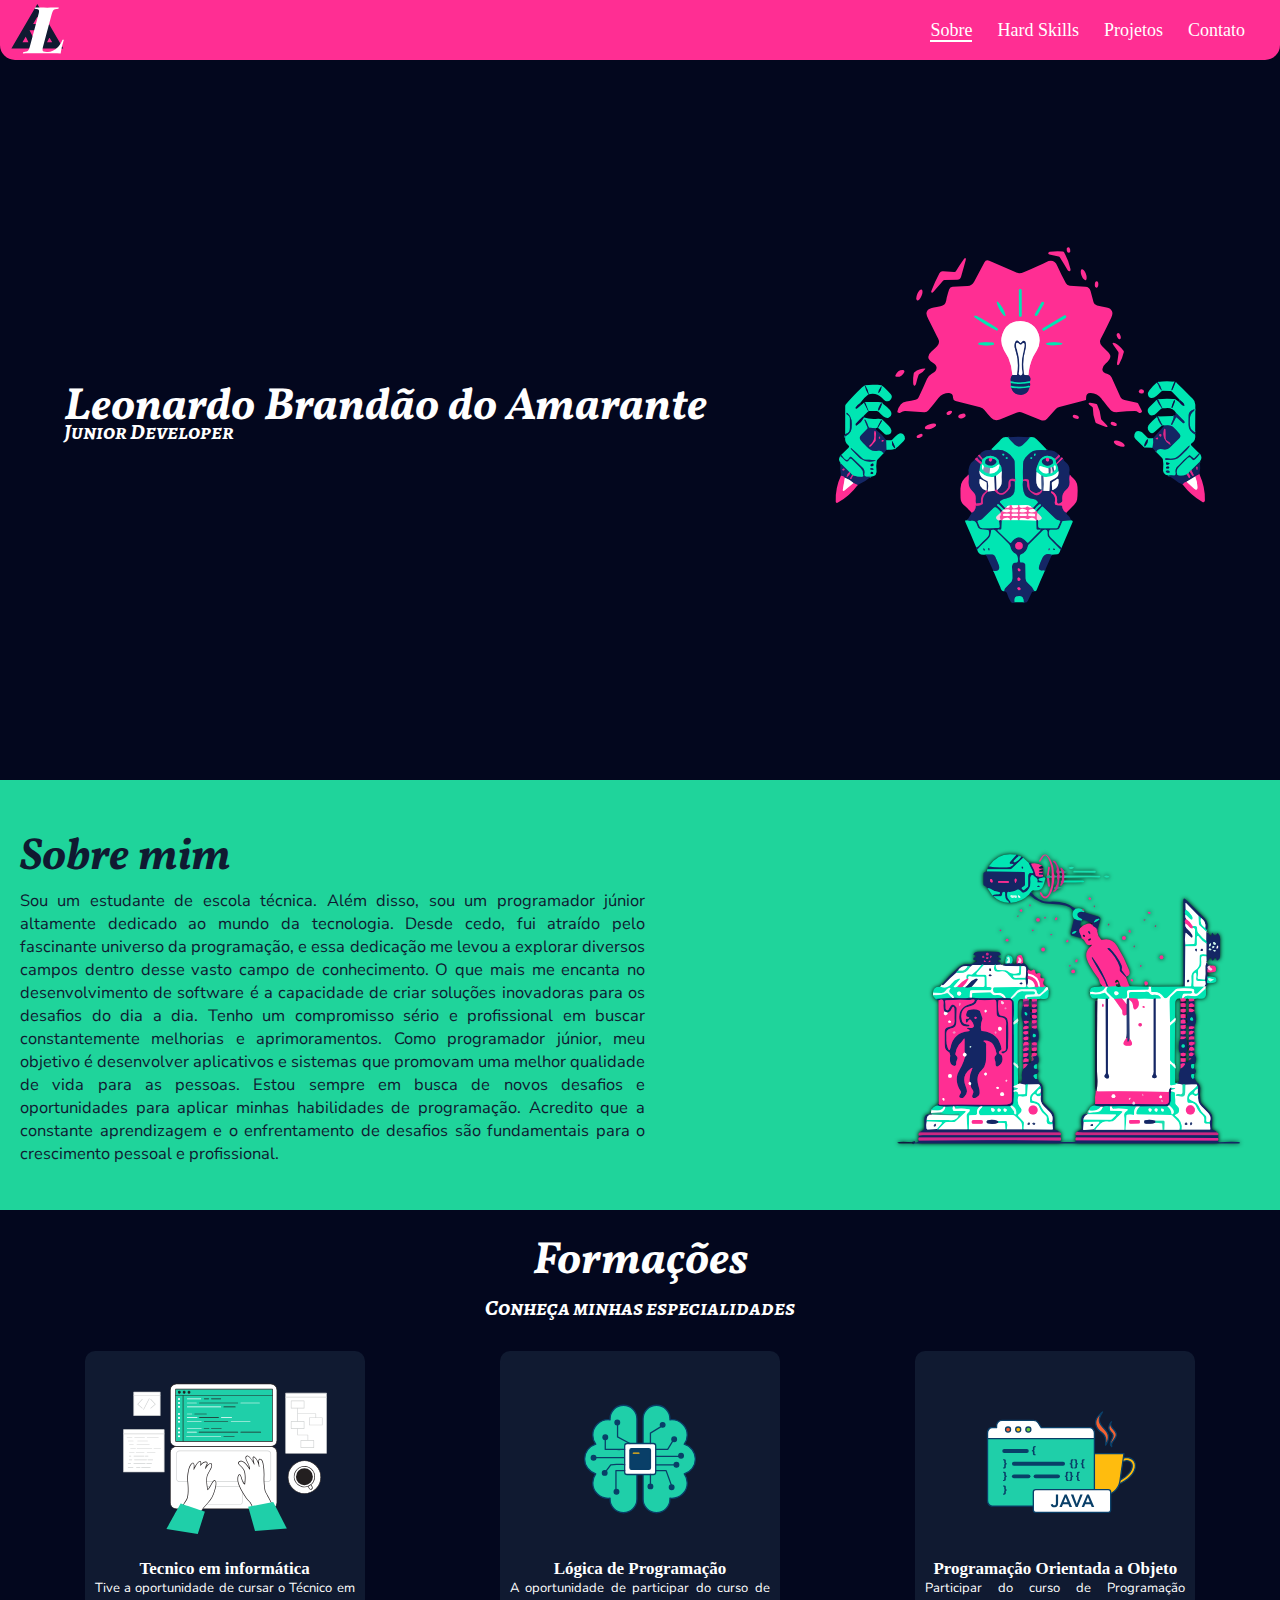
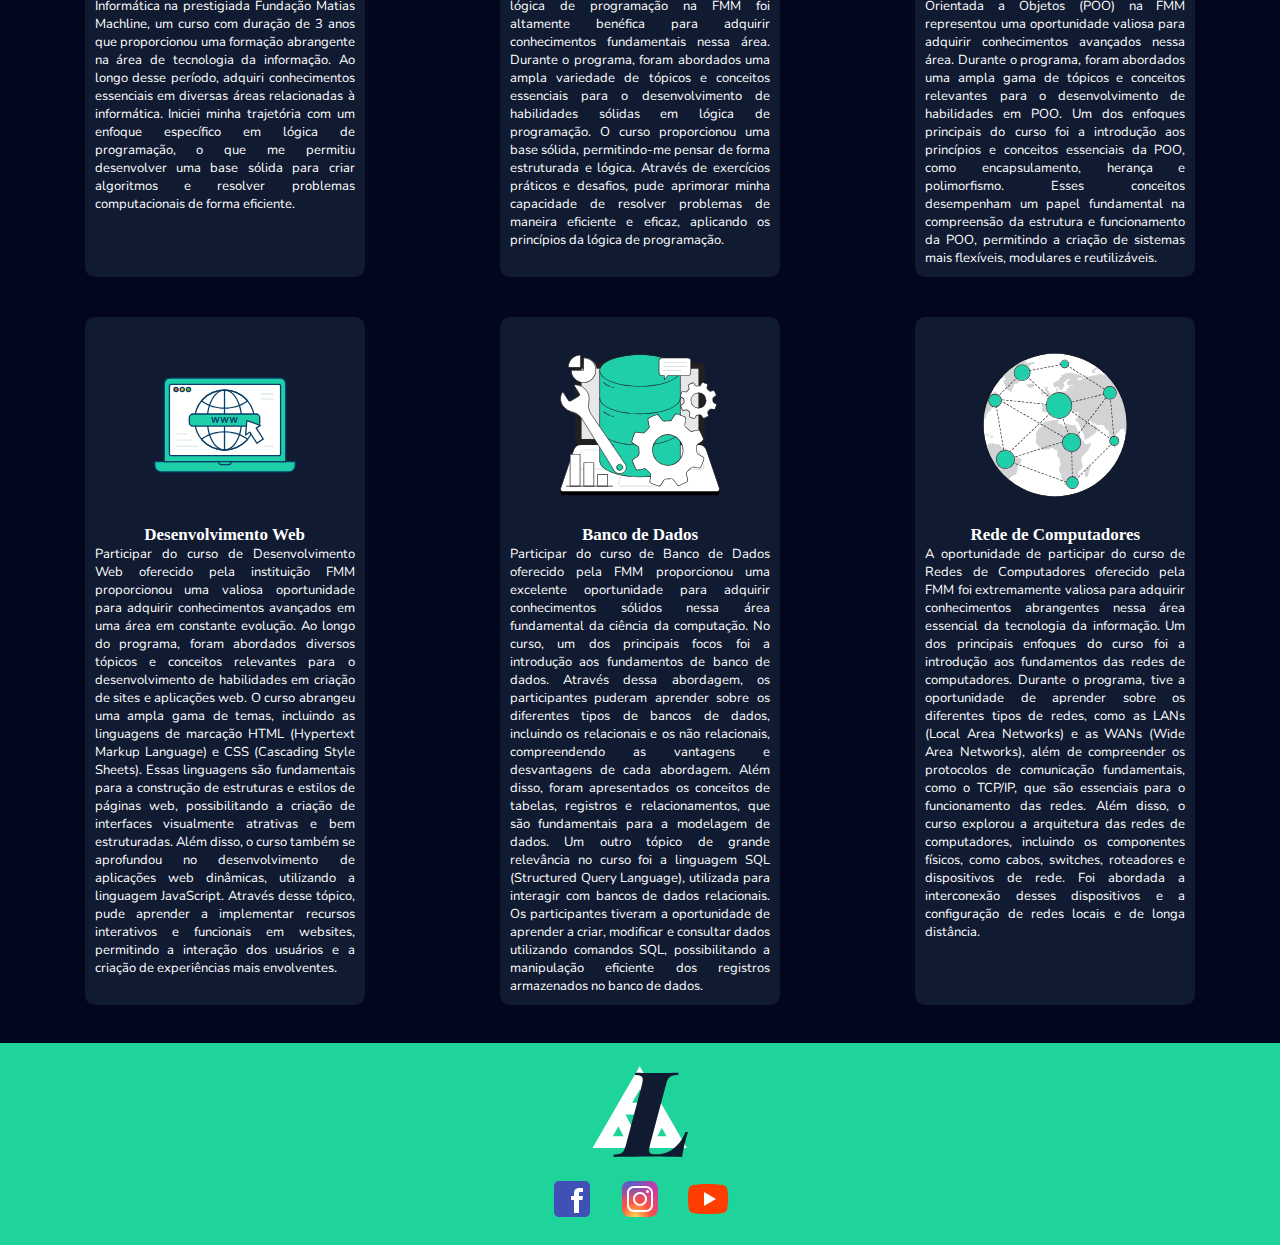
<file: html/index.html>
<!DOCTYPE html>
<html lang="pt-br">

<head>
    <meta charset="UTF-8">
    <meta http-equiv="X-UA-Compatible" content="IE=edge">
    <meta name="viewport" content="width=device-width, initial-scale=1.0">
    <link rel="stylesheet" href="../css/style.css">
    <link rel="stylesheet" href="../css/home.css">
    <title>Home</title>
</head>

<body>
    <!-- Header e Navbar com logo e lista de links para as demais páginas-->
    <header>
        <img src="../img/Logo.svg" alt="logo">
        <nav>
            <ul class="navbar-links">
                <li><a href="index.html" class="active">Sobre</a></li>
                <li><a href="hardskills.html">Hard Skills</a></li>
                <li><a href="projetos.html">Projetos</a></li>
                <li><a href="contato.html">Contato</a></li>
            </ul>
        </nav>
    </header>

    <main>

        <!-- Representa a apresentação inicial -->
        <section class="Conteudo Apresentacao">
            <div class="Texto">
                <h1>Leonardo Brandão do Amarante</h1>
                <h2>Junior Developer</h2>
            </div>
            <img src="../img/robot-head.svg" alt="Robô" id="robot-head">
        </section>

        <!-- Texto "sobre mim"-->
        <section class="Conteudo Sobre-mim">
            <div class="Texto texto-sobre-mim">
                <h1>Sobre mim</h1>
                <p>Sou um estudante de escola técnica. Além disso, sou um programador júnior altamente dedicado ao
                    mundo da tecnologia. Desde cedo, fui atraído pelo fascinante universo da programação, e essa
                    dedicação me levou a explorar diversos campos dentro desse vasto campo de conhecimento.

                    O que mais me encanta no desenvolvimento de software é a capacidade de criar soluções inovadoras
                    para os desafios do dia a dia. Tenho um compromisso sério e profissional em buscar constantemente
                    melhorias e aprimoramentos. Como programador júnior, meu objetivo é desenvolver aplicativos e
                    sistemas que promovam uma melhor qualidade de vida para as pessoas.

                    Estou sempre em busca de novos desafios e oportunidades para aplicar minhas habilidades de
                    programação. Acredito que a constante aprendizagem e o enfrentamento de desafios são fundamentais
                    para o crescimento pessoal e profissional.</p>
            </div>
            <img src="../img/human.svg" alt="Maquina de clonagem humana" id="human">
        </section>

        <section class="Conteudo Formacoes">
            <div class="Texto">
                <h1>Formações</h1>
                <h2>Conheça minhas especialidades</h2>
            </div>

            <!-- Representa as especialidades-->
            <section class="Especialidades">
                <ul>
                    <li> <img src="../img/Tecnico-info.svg" alt="">
                        <h3>Tecnico em informática</h3>
                        <p>Tive a oportunidade de cursar o Técnico em Informática na prestigiada Fundação Matias
                            Machline, um curso com duração de 3 anos que proporcionou uma formação abrangente na área de
                            tecnologia da informação.

                            Ao longo desse período, adquiri conhecimentos essenciais em diversas áreas relacionadas à
                            informática. Iniciei minha trajetória com um enfoque específico em lógica de programação, o
                            que me permitiu desenvolver uma base sólida para criar algoritmos e resolver problemas
                            computacionais de forma eficiente.</p>
                    </li>

                    <li> <img src="../img/Logica-programacao.svg" alt="">
                        <h3>Lógica de Programação</h3>
                        <p>A oportunidade de participar do curso de lógica de programação na FMM foi altamente benéfica
                            para adquirir conhecimentos fundamentais nessa área. Durante o programa, foram abordados uma
                            ampla variedade de tópicos e conceitos essenciais para o desenvolvimento de habilidades
                            sólidas em lógica de programação.

                            O curso proporcionou uma base sólida, permitindo-me pensar de forma estruturada e lógica.
                            Através de exercícios práticos e desafios, pude aprimorar minha capacidade de resolver
                            problemas de maneira eficiente e eficaz, aplicando os princípios da lógica de programação.
                        </p>
                    </li>

                    <li> <img src="../img/POO.svg" alt="">
                        <h3>Programação Orientada a Objeto</h3>
                        <p>Participar do curso de Programação Orientada a Objetos (POO) na FMM representou uma
                            oportunidade valiosa para adquirir conhecimentos avançados nessa área. Durante o programa,
                            foram abordados uma ampla gama de tópicos e conceitos relevantes para o desenvolvimento de
                            habilidades em POO.

                            Um dos enfoques principais do curso foi a introdução aos princípios e conceitos essenciais
                            da POO, como encapsulamento, herança e polimorfismo. Esses conceitos desempenham um papel
                            fundamental na compreensão da estrutura e funcionamento da POO, permitindo a criação de
                            sistemas mais flexíveis, modulares e reutilizáveis.</p>
                    </li>

                    <li> <img src="../img/Desenvolvimento-web.svg" alt="">
                        <h3>Desenvolvimento Web</h3>
                        <p>
                            Participar do curso de Desenvolvimento Web oferecido pela instituição FMM proporcionou uma
                            valiosa oportunidade para adquirir conhecimentos avançados em uma área em constante
                            evolução. Ao longo do programa, foram abordados diversos tópicos e conceitos relevantes para
                            o desenvolvimento de habilidades em criação de sites e aplicações web.

                            O curso abrangeu uma ampla gama de temas, incluindo as linguagens de marcação HTML
                            (Hypertext Markup Language) e CSS (Cascading Style Sheets). Essas linguagens são
                            fundamentais para a construção de estruturas e estilos de páginas web, possibilitando a
                            criação de interfaces visualmente atrativas e bem estruturadas.

                            Além disso, o curso também se aprofundou no desenvolvimento de aplicações web dinâmicas,
                            utilizando a linguagem JavaScript. Através desse tópico, pude aprender a implementar
                            recursos interativos e funcionais em websites, permitindo a interação dos usuários e a
                            criação de experiências mais envolventes.
                        </p>
                    </li>

                    <li> <img src="../img/Database.svg" alt="">
                        <h3>Banco de Dados</h3>
                        <p>Participar do curso de Banco de Dados oferecido pela FMM proporcionou uma excelente
                            oportunidade para adquirir conhecimentos sólidos nessa área fundamental da ciência da
                            computação.

                            No curso, um dos principais focos foi a introdução aos fundamentos de banco de dados.
                            Através dessa abordagem, os participantes puderam aprender sobre os diferentes tipos de
                            bancos de dados, incluindo os relacionais e os não relacionais, compreendendo as vantagens e
                            desvantagens de cada abordagem. Além disso, foram apresentados os conceitos de tabelas,
                            registros e relacionamentos, que são fundamentais para a modelagem de dados.

                            Um outro tópico de grande relevância no curso foi a linguagem SQL (Structured Query
                            Language), utilizada para interagir com bancos de dados relacionais. Os participantes
                            tiveram a oportunidade de aprender a criar, modificar e consultar dados utilizando comandos
                            SQL, possibilitando a manipulação eficiente dos registros armazenados no banco de dados.</p>
                    </li>

                    <li> <img src="../img/Rede-computadores.svg" alt="">
                        <h3>Rede de Computadores</h3>
                        <p>A oportunidade de participar do curso de Redes de Computadores oferecido pela FMM foi
                            extremamente valiosa para adquirir conhecimentos abrangentes nessa área essencial da
                            tecnologia da informação.

                            Um dos principais enfoques do curso foi a introdução aos fundamentos das redes de
                            computadores. Durante o programa, tive a oportunidade de aprender sobre os diferentes tipos
                            de redes, como as LANs (Local Area Networks) e as WANs (Wide Area Networks), além de
                            compreender os protocolos de comunicação fundamentais, como o TCP/IP, que são essenciais
                            para o funcionamento das redes.

                            Além disso, o curso explorou a arquitetura das redes de computadores, incluindo os
                            componentes físicos, como cabos, switches, roteadores e dispositivos de rede. Foi abordada a
                            interconexão desses dispositivos e a configuração de redes locais e de longa distância.</p>
                    </li>
                </ul>
            </section>
        </section>
    </main>

    <!-- Footer: rodapé -->
    <footer>
        <img src="../img/logo-alternativa.svg" alt="logo" id="logo">
        <div class="Redes-sociais">
            <!-- Não possuo rede social -->
            <img src="../img/facebook-icon.svg" alt="">
            <img src="../img/instagram-icon.svg" alt="">
            <img src="../img/youtube-icon.svg" alt="">
        </div>
    </footer>
</body>

</html>
</file>
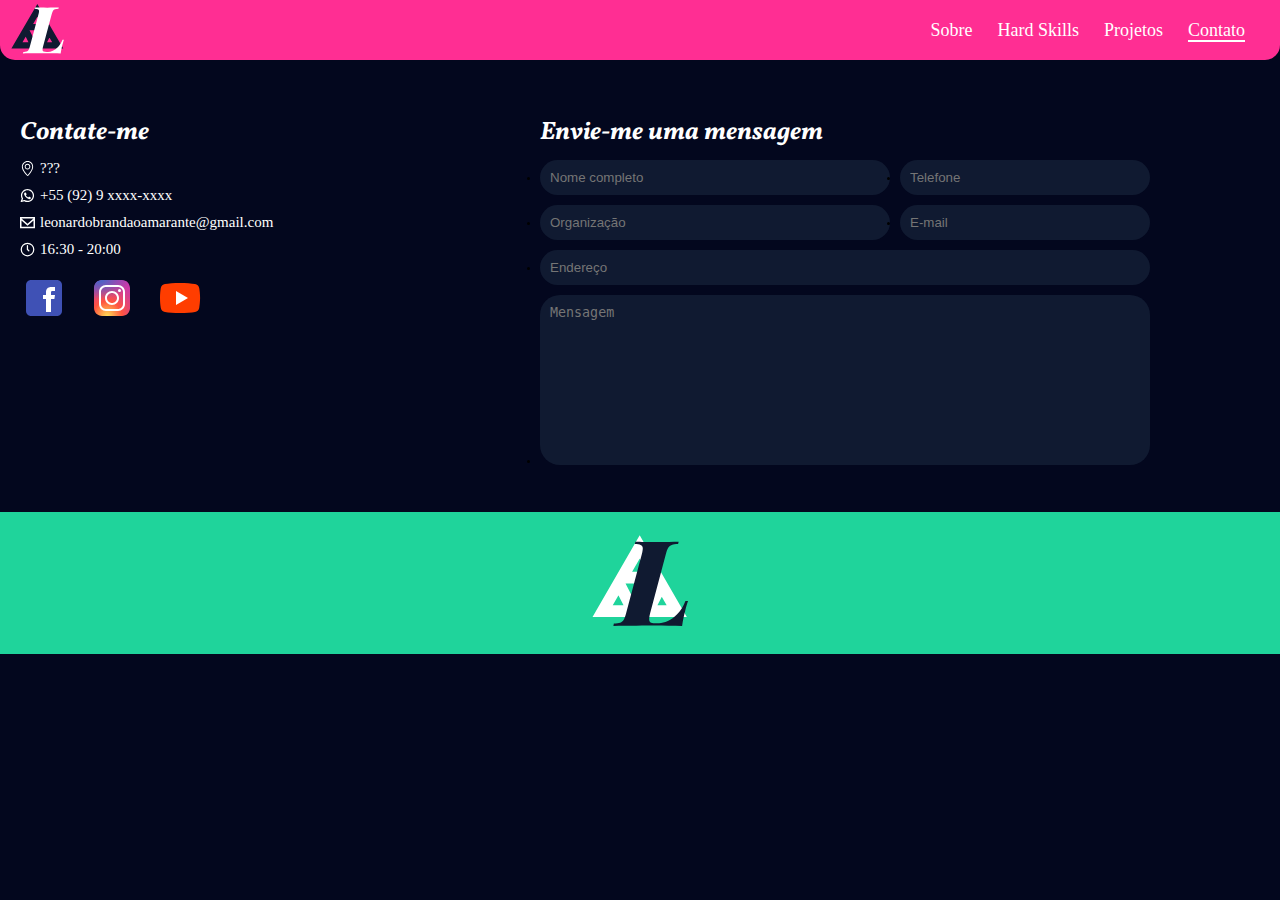
<file: html/contato.html>
<!DOCTYPE html>
<html lang="pt-br">

<head>
    <meta charset="UTF-8">
    <meta http-equiv="X-UA-Compatible" content="IE=edge">
    <meta name="viewport" content="width=device-width, initial-scale=1.0">
    <link rel="stylesheet" href="../css/style.css">
    <link rel="stylesheet" href="../css/contato.css">
    <title>Home</title>
</head>

<body>

    <header>
        <img src="../img/Logo.svg" alt="logo">
        <nav>
            <ul class="navbar-links">
                <li><a href="index.html">Sobre</a></li>
                <li><a href="hardskills.html">Hard Skills</a></li>
                <li><a href="projetos.html">Projetos</a></li>
                <li><a href="contato.html" class="active">Contato</a></li>
            </ul>
        </nav>
    </header>

    <main>
        <div class="contate-me">
            <h1 class="texto-msg">Contate-me</h1>
            <ul>
                <li><img src="../img/location.svg" alt=""> ??? </li>
                <li><img src="../img/whatsapp-icon.svg" alt=""> +55 (92) 9 xxxx-xxxx </li>
                <li><img src="../img/email-icon.svg" alt=""> leonardobrandaoamarante@gmail.com </li>
                <li><img src="../img/clock-icon.svg" alt=""> 16:30 - 20:00 </li>
            </ul>

            <div class="Redes-sociais-2">
                <img src="../img/facebook-icon.svg" alt="">
                <img src="../img/instagram-icon.svg" alt="">
                <img src="../img/youtube-icon.svg" alt="">
            </div>

        </div>
        <div class="mensagem">
            <h1 class="texto-msg">Envie-me uma mensagem</h1>
            <form action="">
                <ul>
                    <li><input type="text" placeholder="Nome completo"> </li>
                    <li><input type="tel" placeholder="Telefone"></li>
                    <li><input type="text" placeholder="Organização"></li>
                    <li><input type="email" placeholder="E-mail"></li>
                    <li><input type="text" placeholder="Endereço" id="endereco"></li>
                    <li><textarea placeholder="Mensagem" id="" cols="10" rows="10"></textarea></li>

                </ul>
            </form>
        </div>
    </main>

    <div class="teset"><footer>
        <img src="../img/logo-alternativa.svg" alt="logo" id="logo">
    </footer></div>
    
</body>

</html>
</file>
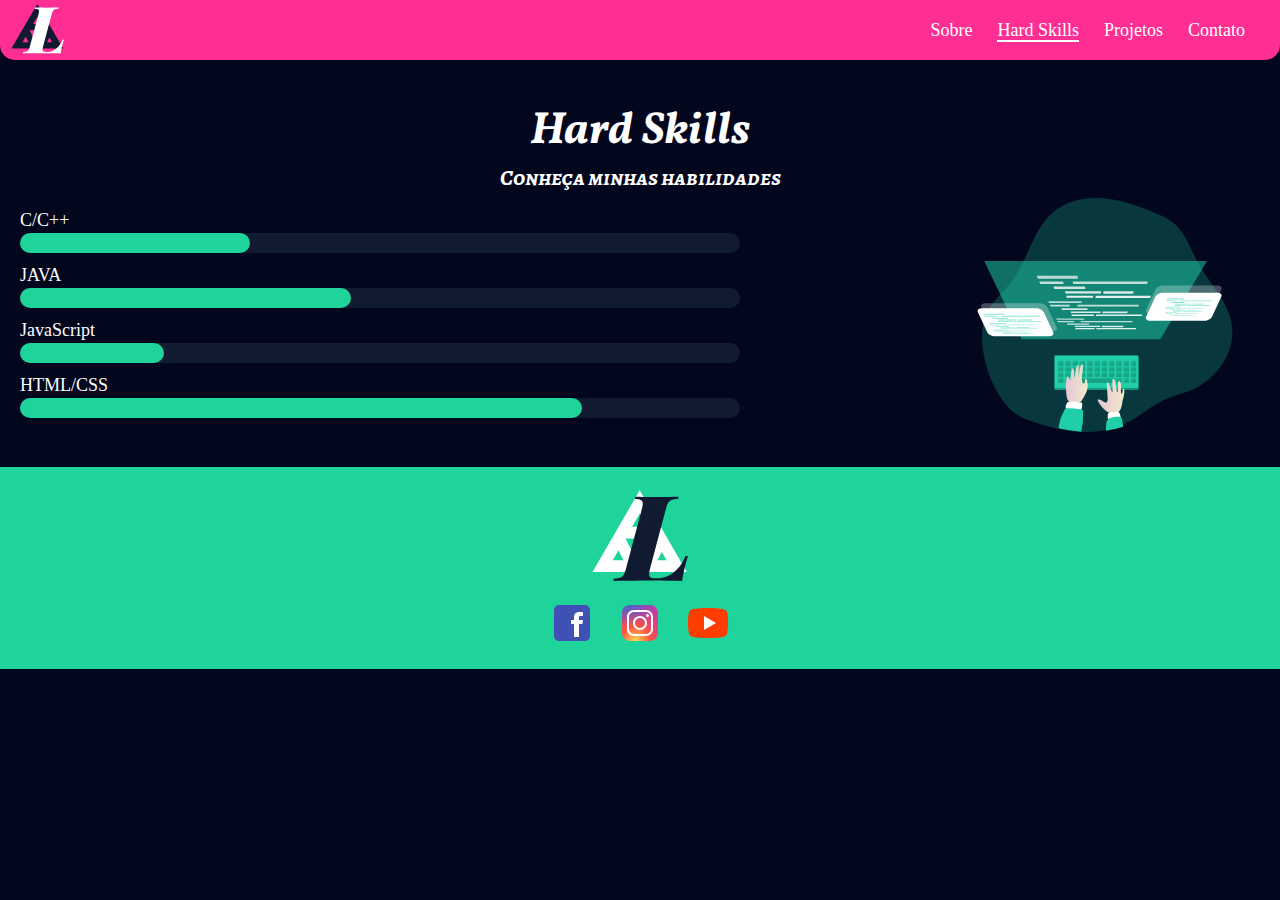
<file: html/hardskills.html>
<!DOCTYPE html>
<html lang="pt-br">

<head>
    <meta charset="UTF-8">
    <meta http-equiv="X-UA-Compatible" content="IE=edge">
    <meta name="viewport" content="width=device-width, initial-scale=1.0">
    <link rel="stylesheet" href="../css/style.css">
    <link rel="stylesheet" href="../css/hardskills.css">
    <title>Home</title>
</head>

<body>
    <header>
        <img src="../img/Logo.svg" alt="logo">
        <nav>
            <ul class="navbar-links">
                <li><a href="index.html">Sobre</a></li>
                <li><a href="hardskills.html" class="active">Hard Skills</a></li>
                <li><a href="projetos.html">Projetos</a></li>
                <li><a href="contato.html">Contato</a></li>
            </ul>
        </nav>
    </header>

    <main>
        <div class="Texto texto-hardskill">
            <h1>Hard Skills</h1>
            <h2>Conheça minhas habilidades</h2>
        </div>

        <div class="habilidades">
            <ul>
                <li> C/C++
                    <div class="total">
                        <div class="parcial" id="c-cpp"> </div>
                    </div>
                </li>

                <li> JAVA
                    <div class="total">
                        <div class="parcial" id="java"> </div>
                    </div>
                </li>

                <li> JavaScript
                    <div class="total">
                        <div class="parcial" id="javascript"> </div>
                    </div>
                </li>

                <li> HTML/CSS
                    <div class="total">
                        <div class="parcial" id="html-css"> </div>
                    </div>
                </li>

            </ul>
            <img src="../img/Skills.svg" alt="" id="skill">
        </div>
    </main>

    <footer>
        <img src="../img/logo-alternativa.svg" alt="logo" id="logo">
        <div class="Redes-sociais">
            <img src="../img/facebook-icon.svg" alt="">
            <img src="../img/instagram-icon.svg" alt="">
            <img src="../img/youtube-icon.svg" alt="">
        </div>
    </footer>
</body>

</html>
</file>
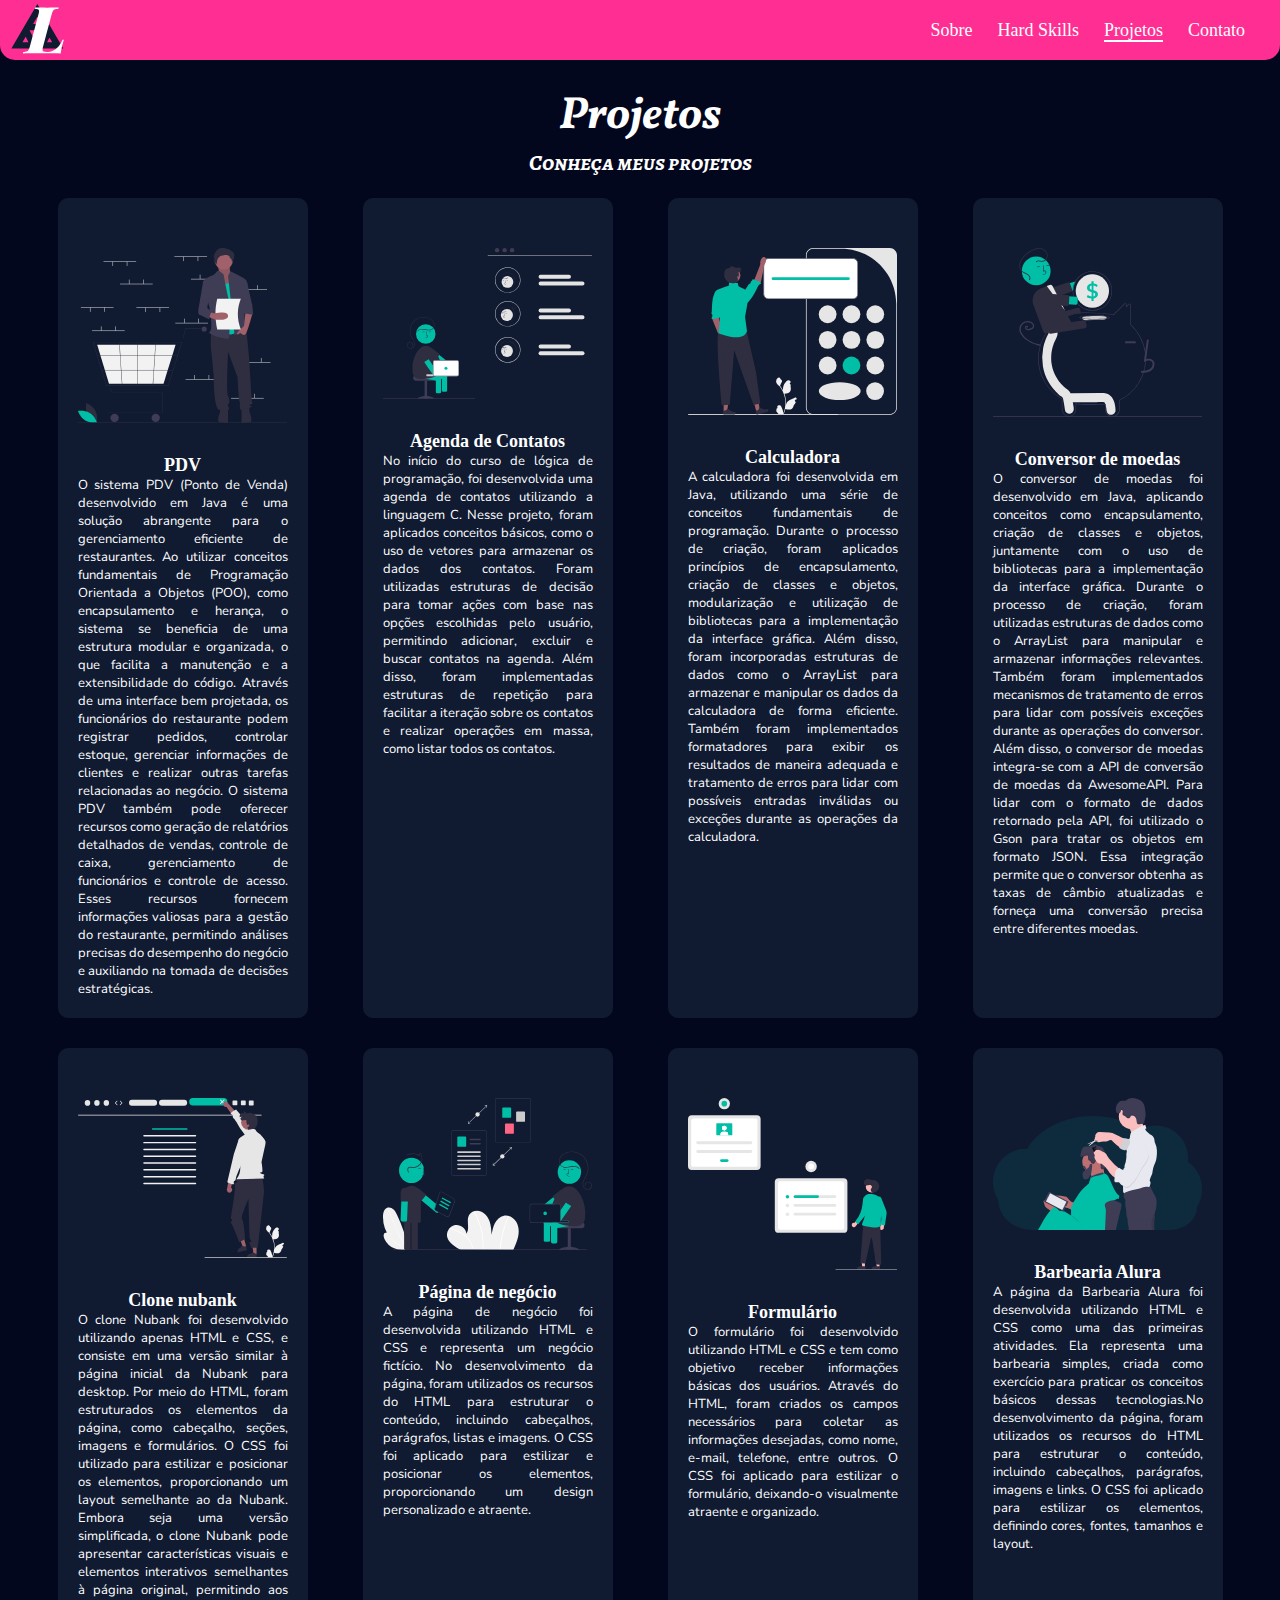
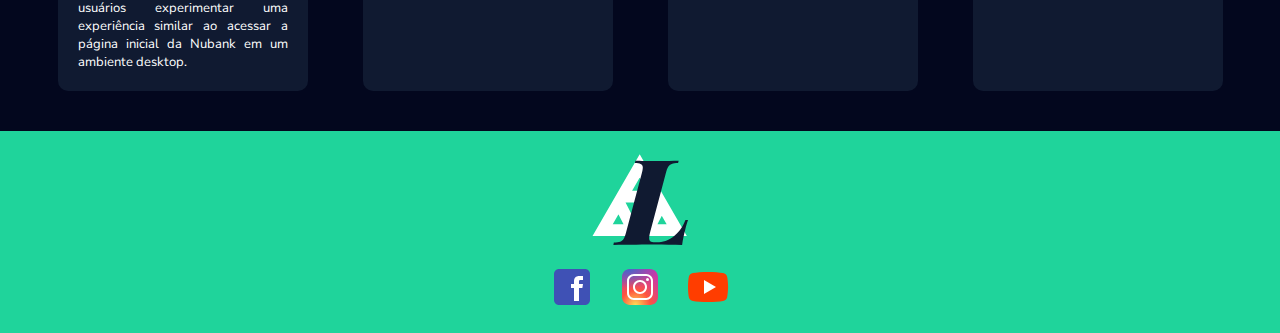
<file: html/projetos.html>
<!DOCTYPE html>
<html lang="pt-br">

<head>
    <meta charset="UTF-8">
    <meta http-equiv="X-UA-Compatible" content="IE=edge">
    <meta name="viewport" content="width=device-width, initial-scale=1.0">
    <link rel="stylesheet" href="../css/style.css">
    <link rel="stylesheet" href="../css/projetos.css">
    <title>Home</title>
</head>

<body>

    <header>
        <img src="../img/Logo.svg" alt="logo">
        <nav>
            <ul class="navbar-links">
                <li><a href="index.html">Sobre</a></li>
                <li><a href="hardskills.html">Hard Skills</a></li>
                <li><a href="projetos.html" class="active">Projetos</a></li>
                <li><a href="contato.html">Contato</a></li>
            </ul>
        </nav>
    </header>

    <main>
        <div class="Texto texto-projeto">
            <h1>Projetos</h1>
            <h2>Conheça meus projetos</h2>

            <div class="projetos">
                <ul>
                    <li>
                        <img src="../img/PDV.svg" alt="">
                        <h3>PDV</h3>
                        <p>O sistema PDV (Ponto de Venda) desenvolvido em Java é uma solução abrangente para o
                            gerenciamento eficiente de restaurantes. Ao utilizar conceitos fundamentais de Programação
                            Orientada a Objetos (POO), como encapsulamento e herança, o sistema se beneficia de uma
                            estrutura modular e organizada, o que facilita a manutenção e a extensibilidade do código.

                            Através de uma interface bem projetada, os funcionários do restaurante podem registrar
                            pedidos, controlar estoque, gerenciar
                            informações de clientes e realizar outras tarefas relacionadas ao negócio.

                            O sistema PDV também pode oferecer recursos como geração de relatórios detalhados de vendas,
                            controle de caixa, gerenciamento de funcionários e controle de acesso. Esses recursos
                            fornecem informações valiosas para a gestão do restaurante, permitindo análises precisas do
                            desempenho do negócio e auxiliando na tomada de decisões estratégicas.</p>
                    <li>
                        <img src="../img/Agenda-contato.svg" alt="">
                        <h3>Agenda de Contatos</h3>
                        <p>No início do curso de lógica de programação, foi desenvolvida uma agenda de contatos
                            utilizando a linguagem C. Nesse projeto, foram aplicados conceitos básicos, como o uso de
                            vetores para armazenar os dados dos contatos. Foram utilizadas estruturas de decisão para
                            tomar ações com base nas opções escolhidas pelo usuário, permitindo adicionar, excluir e
                            buscar contatos na agenda. Além disso, foram implementadas estruturas de repetição para
                            facilitar a iteração sobre os contatos e realizar operações em massa, como listar todos os
                            contatos.</p>
                    <li>
                        <img src="../img/Calculadora.svg" alt="">
                        <h3>Calculadora</h3>
                        <p>A calculadora foi desenvolvida em Java, utilizando uma série de conceitos fundamentais de
                            programação. Durante o processo de criação, foram aplicados princípios de encapsulamento,
                            criação de classes e objetos, modularização e utilização de bibliotecas para a implementação
                            da interface gráfica. Além disso, foram incorporadas estruturas de dados como o ArrayList
                            para armazenar e manipular os dados da calculadora de forma eficiente. Também foram
                            implementados formatadores para exibir os resultados de maneira adequada e tratamento de
                            erros para lidar com possíveis entradas inválidas ou exceções durante as operações da
                            calculadora.</p>
                    <li>
                        <img src="../img/Conversor-moedas.svg" alt="">
                        <h3>Conversor de moedas</h3>
                        <p>O conversor de moedas foi desenvolvido em Java, aplicando conceitos como encapsulamento,
                            criação de classes e objetos, juntamente com o uso de bibliotecas para a implementação da
                            interface gráfica. Durante o processo de criação, foram utilizadas estruturas de dados como
                            o ArrayList para manipular e armazenar informações relevantes. Também foram implementados
                            mecanismos de tratamento de erros para lidar com possíveis exceções durante as operações do
                            conversor. Além disso, o conversor de moedas integra-se com a API de conversão de moedas da
                            AwesomeAPI. Para lidar com o formato de dados retornado pela API, foi utilizado o Gson para
                            tratar os objetos em formato JSON. Essa integração permite que o conversor obtenha as taxas
                            de câmbio atualizadas e forneça uma conversão precisa entre diferentes moedas.</p>
                    <li>
                        <img src="../img/clone-nubank.svg" alt="">
                        <h3>Clone nubank</h3>
                        <p>O clone Nubank foi desenvolvido utilizando apenas HTML e CSS, e consiste em uma versão
                            similar à página inicial da Nubank para desktop. Por meio do HTML, foram estruturados os
                            elementos da página, como cabeçalho, seções, imagens
                            e formulários. O CSS foi utilizado para estilizar e posicionar os elementos, proporcionando
                            um layout semelhante ao da Nubank.
                            Embora seja uma versão simplificada, o clone Nubank pode apresentar características visuais
                            e
                            elementos interativos semelhantes à página original, permitindo aos usuários experimentar
                            uma experiência similar ao acessar a página inicial da Nubank em um ambiente desktop.</p>
                    <li>
                        <img src="../img/Pagina-negocios.svg" alt="">
                        <h3>Página de negócio</h3>
                        <p>A página de negócio foi desenvolvida utilizando HTML e CSS e representa um negócio fictício.
                            No desenvolvimento da página, foram utilizados os recursos do HTML para estruturar o
                            conteúdo, incluindo cabeçalhos, parágrafos, listas e imagens. O CSS foi aplicado para
                            estilizar e posicionar os elementos, proporcionando um design personalizado e atraente.</p>
                    <li>
                        <img src="../img/Formulario.svg" alt="">
                        <h3>Formulário</h3>
                        <p>O formulário foi desenvolvido utilizando HTML e CSS e tem como objetivo receber informações
                            básicas dos usuários. Através do HTML, foram criados os campos necessários para coletar as
                            informações desejadas, como nome, e-mail, telefone, entre outros. O CSS foi aplicado para
                            estilizar o formulário, deixando-o visualmente atraente e organizado.</p>
                    <li>
                        <img src="../img/barbearia-alura.svg" alt="">
                        <h3>Barbearia Alura</h3>
                        <p>A página da Barbearia Alura foi desenvolvida utilizando HTML e CSS como uma das primeiras
                            atividades. Ela representa uma barbearia simples, criada como exercício para praticar os
                            conceitos básicos dessas tecnologias.No desenvolvimento da página, foram utilizados os
                            recursos do HTML para estruturar o conteúdo, incluindo cabeçalhos, parágrafos, imagens e
                            links. O CSS foi aplicado para estilizar os elementos, definindo cores, fontes, tamanhos e
                            layout. </p>
                </ul>
            </div>
        </div>
    </main>
    
    <footer>
        <img src="../img/logo-alternativa.svg" alt="logo" id="logo">
        <div class="Redes-sociais">
            <img src="../img/facebook-icon.svg" alt="">
            <img src="../img/instagram-icon.svg" alt="">
            <img src="../img/youtube-icon.svg" alt="">
        </div>
    </footer>
</body>

</html>
</file>
<file: css/style.css>
/*font-family: 'Alegreya SC', serif;
font-family: 'Nunito Sans', sans-serif;
font-family: 'Vollkorn', serif;*/


@import url('https://fonts.googleapis.com/css2?family=Alegreya+SC:ital,wght@0,400;0,500;0,800;1,700&family=Nunito+Sans:wght@200;300;400;500&family=Vollkorn:ital,wght@0,400;0,500;0,600;0,700;1,800;1,900&display=swap');

:root {
    font-size: 10px;
    --black-base: #03071e;
    --black-alternative: #101a31;
    --pink-base: #FF2E93;
    --pink-alternative: #983478;
    --aqua-base: #1fd49b;
    --aqua-alternative: #1fcfa9;
}

* {
    margin: 0;
    padding: 0;
    box-sizing: border-box;
}

body {
    background-color: blanchedalmond;
    max-width: 144rem;
    height: auto;
    margin: 0 auto;

    background-color: var(--black-base);
}

header {
    width: 100%;
    height: 6rem;
    position: sticky;
    display: flex;
    margin: 0 auto;
    justify-content: space-around;
    background-color: var(--pink-base);
    border-radius: 0 0 1.5rem 1.5rem;
    padding: 0 1rem;
    top: 0;
    z-index: 999;
}

nav {
    width: 100%;
    height: 100%;
    display: flex;
    align-items: center;
    justify-content: flex-end;
    padding: 1.5rem;
}

nav img {
    max-height: 100%;
    width: auto;
}

nav ul {
    list-style: none;
    font-size: 1.2rem;
}

nav ul li a {
    text-decoration: none;
    color: white;
    font-size: 1.8rem;
    margin: .2rem 1rem;
    text-align: justify;
}

nav ul li a:hover {
    border-bottom: .1rem solid white;
}

.active {
    border-bottom: 2px solid white !important;
}

.navbar-links {
    display: flex;
    gap: .5rem;
}

.Texto {
    color: white;
    margin: .5rem;
}

.Texto h1 {
    font-size: 4.5rem;
    font-style: italic;
    font-family: 'Vollkorn', serif;
}

.Texto h2 {
    font-size: 2.2rem;
    font-family: 'Alegreya SC', serif;
    font-style: italic;
}

.Texto p {
    font-size: 1.65rem;
    font-family: 'Nunito Sans', sans-serif;
    text-align: justify;
}

footer {

    margin: auto;
    display: flex;
    flex-direction: column;
    align-items: center;
    justify-content: center;
    background-color: var(--aqua-base);
    padding: 1.625rem 2rem;
}

#logo {
    max-width: 10rem;
}

.Redes-sociais {
    padding: .6rem 0rem;
    width: 100%;
    gap: 2rem;
    display: flex;
    align-items: center;
    justify-content: center;
}

@media screen and (max-width: 800px) {
    nav ul li a {
        font-size: 1.125rem;
    }

    .Texto h1 {
        font-size: 2.125rem;
        text-transform: uppercase;
    }

    .Texto h2 {
        text-align: center;
        font-size: 2rem;
    }

    .Texto p {
        font-size: 1.8rem;
        text-align: center;
    }

}
</file>
<file: css/home.css>
.Conteudo {
        height: auto;
        max-width: 100%;

        padding: 1.5rem;
    }

    .Apresentacao {
        min-height: 80vh;
        display: flex;
        align-items: center;
        justify-content: space-around;
        flex-wrap: wrap-reverse;

        line-height: 2.4rem;
        padding: 1rem .5rem;
    }


    #robot-head {
        max-width: calc(100% * .5);
        width: 40rem;
        height: auto;
    }

    .Sobre-mim {
        background-color: var(--aqua-base);
        display: flex;
        align-items: center;
        justify-content: space-between;
        flex-wrap: wrap;
    }

    .texto-sobre-mim {
        max-width: 50%;
        color: var(--black-alternative);
    }

    #human {
        max-width: 40rem;
        height: auto;
        filter: drop-shadow(0px 0px 2px rgba(0, 0, 0, 1));
    }

    .Formacoes {
        text-align: center;
    }

    .Especialidades {
        padding: .3rem 5rem;
    }

    .Especialidades ul {
        margin: 2rem .2rem;
        list-style: none;
        display: flex;
        gap: 4rem 10rem;
        flex-wrap: wrap;
        justify-content: space-around;
    }

    .Especialidades li {
        max-width: 28rem;
        height: auto;
        color: white;
        padding: 1rem;
        border-radius: 1rem;
        background-color: var(--black-alternative);
        transition: box-shadow .4s cubic-bezier(0.175, 0.885, 0.32, 1.275);

    }

    .Especialidades li:hover {
        box-shadow: 0px 2px .8rem var(--aqua-base);
    }

    .Especialidades li h3 {
        font-size: 1.7rem;
    }

    .Especialidades li p {
        font-size: 1.3rem;
        text-align: justify;
        font-family: 'Nunito Sans', sans-serif;
    }


    .Especialidades img {
        max-width: 100%;
        height: auto;
        margin: 0 auto;
    }


    @media screen and (max-width: 800px) {

        #robot-head {
            max-width: 90%;
            width: 90%;
            height: auto;
        }

        .Sobre-mim {
            flex-direction: column;
            justify-content: space-between;
        }

        .texto-sobre-mim {
            max-width: 100%;
            text-align: center;
        }

        .texto-sobre-mima p {
            max-width: 100%;
            text-align: center;
        }

    }
</file>
<file: css/contato.css>
main {
    padding: 4.5rem 2rem;
    display: flex;
    flex-wrap: wrap;
    justify-content: space-between;
    min-height: 90%;
}

.contate-me,
.mensagem {
    max-width: calc(144rem * .5);
    height: auto;
}

.contate-me ul {
    display: flex;
    flex-direction: column;
    gap: 1rem;
    font-size: 1.5rem;
}

.contate-me ul li {
    color: white;
    display: flex;
    gap: .5rem;
}

.contate-me ul li img {
    max-width: 1.5rem;
    height: auto;
}

.Redes-sociais-2 {
    margin: 1rem 0rem;
    padding: .6rem 0rem;
    width: 100%;
    gap: 2rem;
    display: flex;
    justify-content: start;
}

.texto-msg {
    color: white;
    font-size: 2.5rem;
    font-style: italic;
    font-family: 'Vollkorn', serif;
    margin: 1rem 0rem;
}

.mensagem ul {
    display: flex;
    flex-wrap: wrap;
    gap: 1rem;
}

.mensagem input[type='text'],
.mensagem input[type='tel'],
.mensagem input[type='email'],
.mensagem input[type='textarea'],
.mensagem textarea {
    background-color: var(--black-alternative);
    border-radius: 2rem;
    color: white;
    border: none;
    padding: 1rem;
    max-width: 90vw;
    caret-color: white;
}

.mensagem input[type='text'] {
    width: 35rem;
}

.mensagem input[type='tel'] {
    width: 25rem;
}

.mensagem input[type='email'] {
    width: 25rem;
}

.mensagem #endereco {
    width: 61rem;
}

.mensagem textarea {
    width: 61rem;
    resize: none;
}


@media screen and (max-width:800px) {

    .contate-me,
    .mensagem {
        max-width: 100vw;
        height: auto;
    }

}
</file>
<file: css/hardskills.css>
main {
    padding: 3.5rem 2rem;
}

.texto-hardskill h1,
.texto-hardskill h2 {
    text-align: center;
}

.habilidades {
    max-width: 100%;
    display: flex;
    gap: 2rem;
    flex-wrap: wrap-reverse;
    align-items: center;
    justify-content: space-between;
}

.habilidades ul {
    list-style: none;
    display: flex;
    gap: 1rem;
    flex-direction: column;
}

.habilidades ul li {
    color: white;
    font-size: 1.8rem;
}

.total {
    max-width: calc(144rem * .5);
    width: 100vw;
    height: 2rem;
    background-color: var(--black-alternative);
    margin: .2rem 0rem;
    border-radius: 2rem;
}

.parcial {
    max-width: 100%;
    height: 100%;
    background-color: var(--aqua-base);
    border-radius: 2rem;
}

#c-cpp {
    width: 32%;
}

#java {
    width: 46%;
}

#javascript {
    width: 20%;
}

#html-css {
    width: 78%;
}

#skill {
    max-width: 25%;
    height: auto;
    transition: filter .8s cubic-bezier(0.175, 0.885, 0.32, 1.275);
}

#skill:hover {
    filter: drop-shadow(0px 0px 4px rgba(255, 255, 255, 0.5));
}

@media screen and (max-width: 1024px) {
    .habilidades {
        justify-content: center;
    }

    .total {
        max-width: 100%;
        width: 90vw;
    }

    #skill {
        max-width: 100%;
        margin: 1rem;
    }
}
</file>
<file: css/projetos.css>
main {
    padding: 2rem;
}

.texto-projeto {
    text-align: center;
}

.projetos ul {
    margin: 2rem;
    display: flex;
    flex-wrap: wrap;
    justify-content: space-around;
    list-style: none;
    gap: 3rem;
}

.projetos ul li {
    max-width: 25rem;
    height: auto;
    background-color: var(--black-alternative);
    border-radius: 1rem;
    padding: 2rem;
    transition: box-shadow .4s cubic-bezier(0.175, 0.885, 0.32, 1.275);
}

.projetos ul li:hover {
    box-shadow: 0px 0px 4px var(--aqua-alternative);
}

.projetos ul li h3 {
    font-size: 1.8rem;
}

.projetos ul li p {
    font-size: 1.3rem;
    text-align: justify;
    font-family: 'Nunito Sans', sans-serif;
}

.projetos ul img {
    max-width: 100%;
    height: auto;
    margin: 3rem auto;
}

@media screen and (max-width: 800px) {
    .projetos ul li {
        max-width: 30rem;
    }
    
}
</file>
